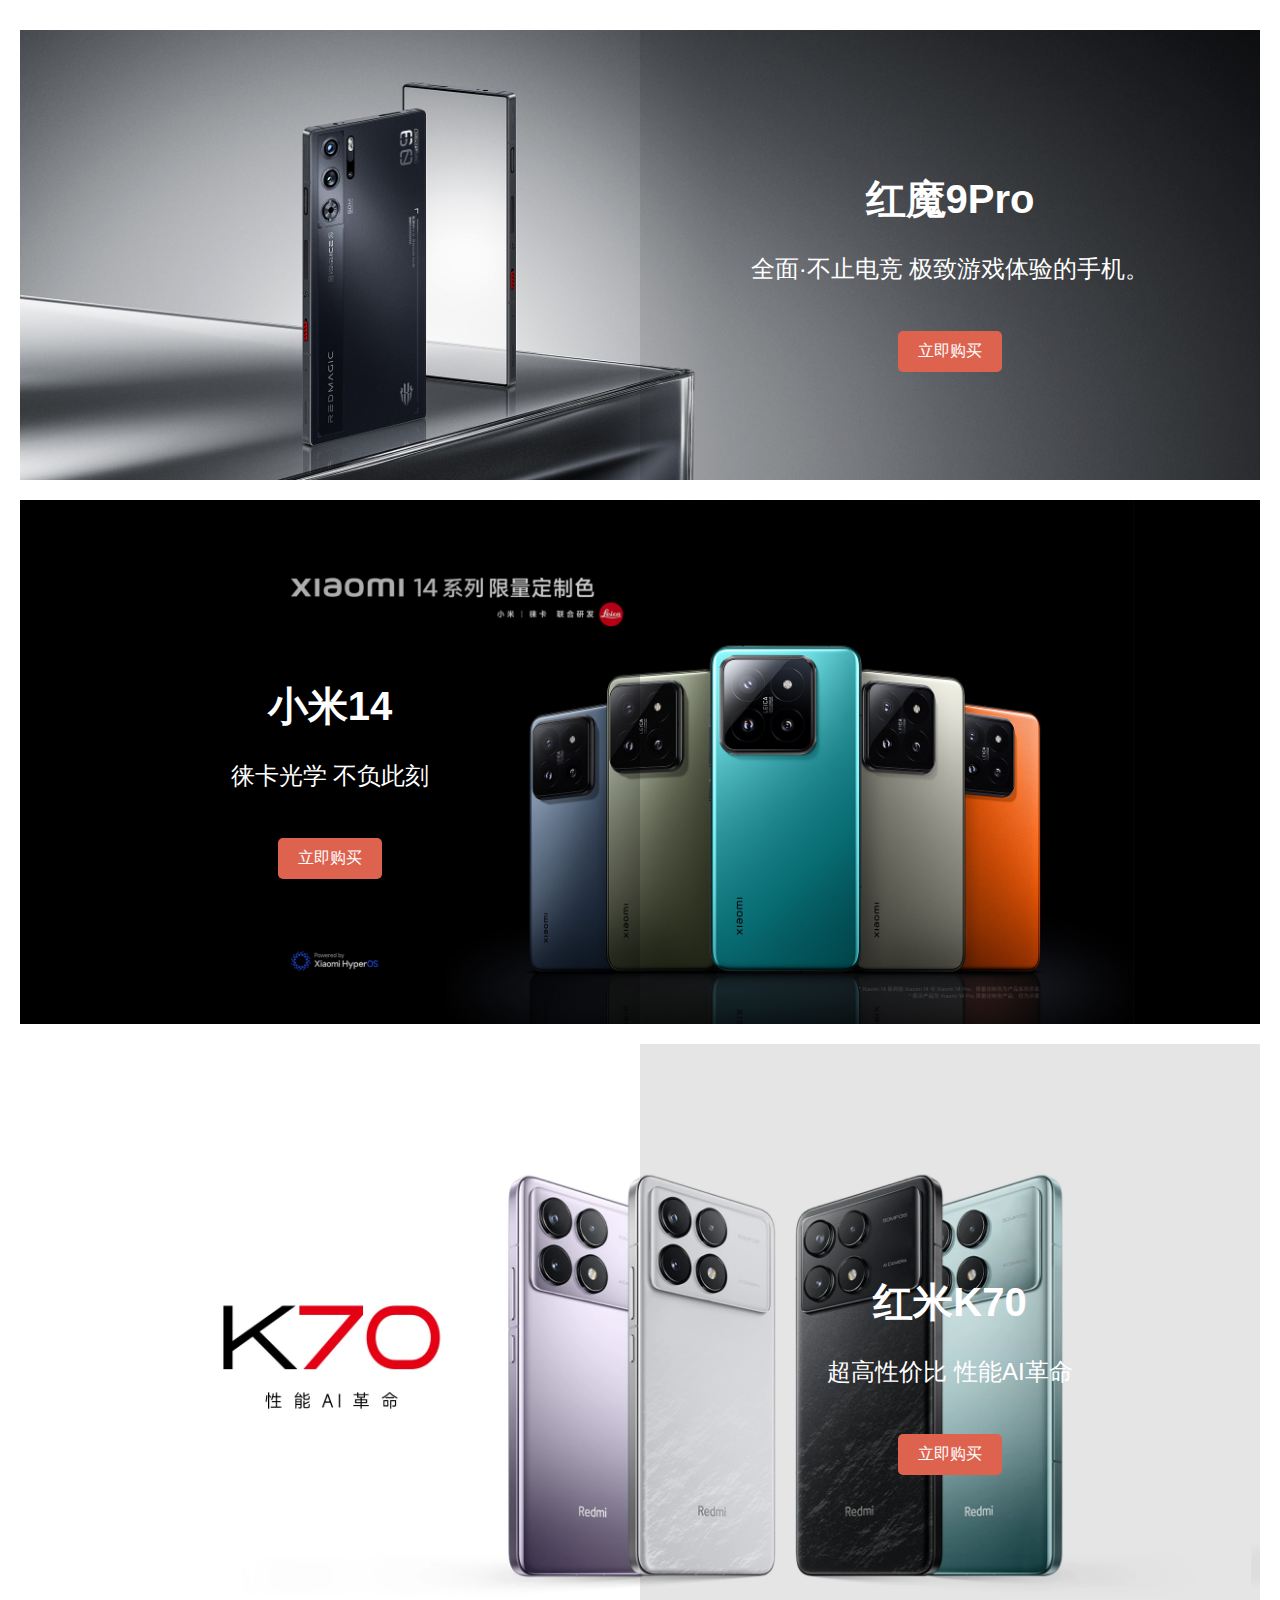
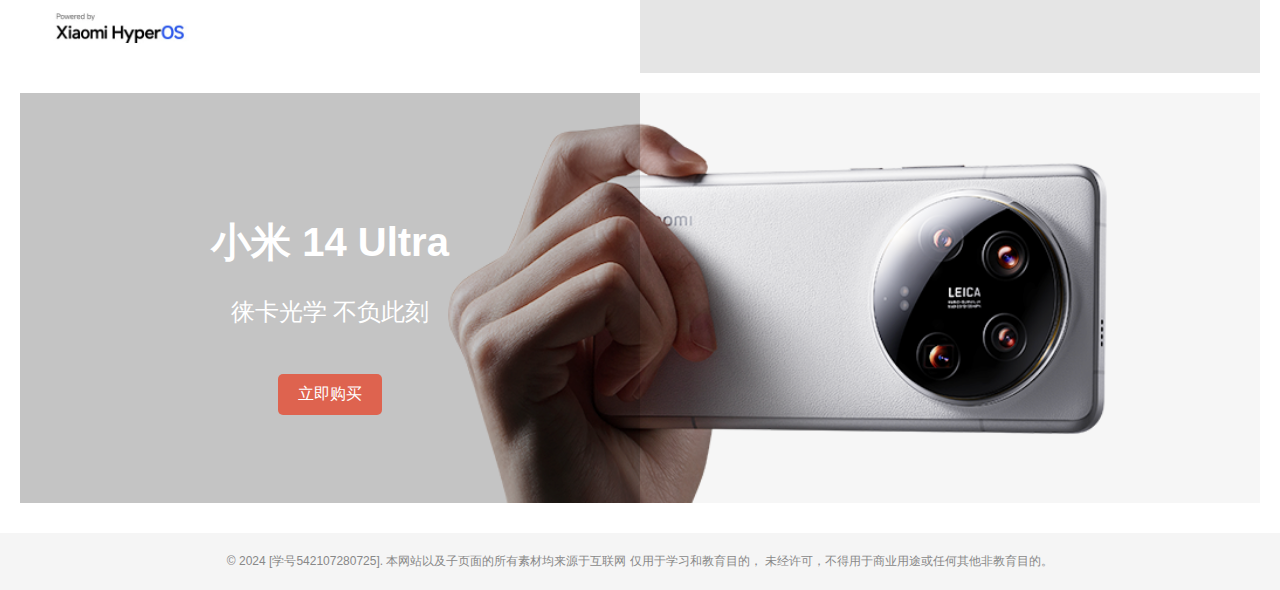
<file: index.html>
<!DOCTYPE html>  
<html lang="en">  
<head>  
    <meta charset="UTF-8">  
    <meta name="viewport" content="width=device-width, initial-scale=1.0">  
    <title>精品手机选购</title>  
    <link rel="stylesheet" href="product.css">  
</head>  
<body>  
    <div class="products-container">  
        <!-- 红魔手机 -->  
        <div class="product">  
            <div class="product-container">  
                <img src="图片/Redmagic.jpg" alt="红魔手机渲染图" class="product-image">  
                <div class="product-overlay">  
                    <div class="product-info">  
                        <h2 class="product-title">红魔9Pro</h2>  
                        <p class="product-description">全面·不止电竞  极致游戏体验的手机。</p>  
                        <a href="红魔9Pro.html" class="buy-button">立即购买</a>  
                    </div>  
                </div>  
            </div>  
        </div>  
  
        <!-- 小米14 -->  
        <div class="product">  
            <div class="product-container">  
                <img src="图片/xiaomi14_2.png" alt="小米14 Pro渲染图" class="product-image">  
                <div class="product-overlay-right">  
                    <div class="product-info">  
                        <h2 class="product-title">小米14</h2>  
                        <p class="product-description">徕卡光学 不负此刻</p>  
                        <a href="小米14.html" class="buy-button">立即购买</a>  
                    </div>  
                </div>  
            </div>  
        </div>  
  
        <!-- 红米K70 -->  
        <div class="product">  
            <div class="product-container">  
                <img src="图片/K70.webp" alt="红米K70渲染图" class="product-image">  
                <div class="product-overlay">  
                    <div class="product-info">  
                        <h2 class="product-title">红米K70</h2>  
                        <p class="product-description">超高性价比 性能AI革命</p>  
                        <a href="红米K70.html" class="buy-button">立即购买</a>  
                    </div>  
                </div>  
            </div>  
        </div>  
  
        <!-- 小米14 Ultra -->  
        <div class="product">  
            <div class="product-container">  
                <img src="图片/14ultra2.png" alt="小米14 Ultra" class="product-image">  
                <div class="product-overlay-right">  
                    <div class="product-info">  
                        <h2 class="product-title">小米 14 Ultra</h2>  
                        <p class="product-description">徕卡光学 不负此刻</p>  
                        <a href="小米14 Ultra.html" class="buy-button">立即购买</a>  
                    </div>  
                </div>  
            </div>  
        </div>  
    </div>  

    <footer>  
        <p>©  2024 [学号542107280725]. 本网站以及子页面的所有素材均来源于互联网 仅用于学习和教育目的，
            未经许可，不得用于商业用途或任何其他非教育目的。</p>  
    </footer>  

</body>  
</html>
</file>
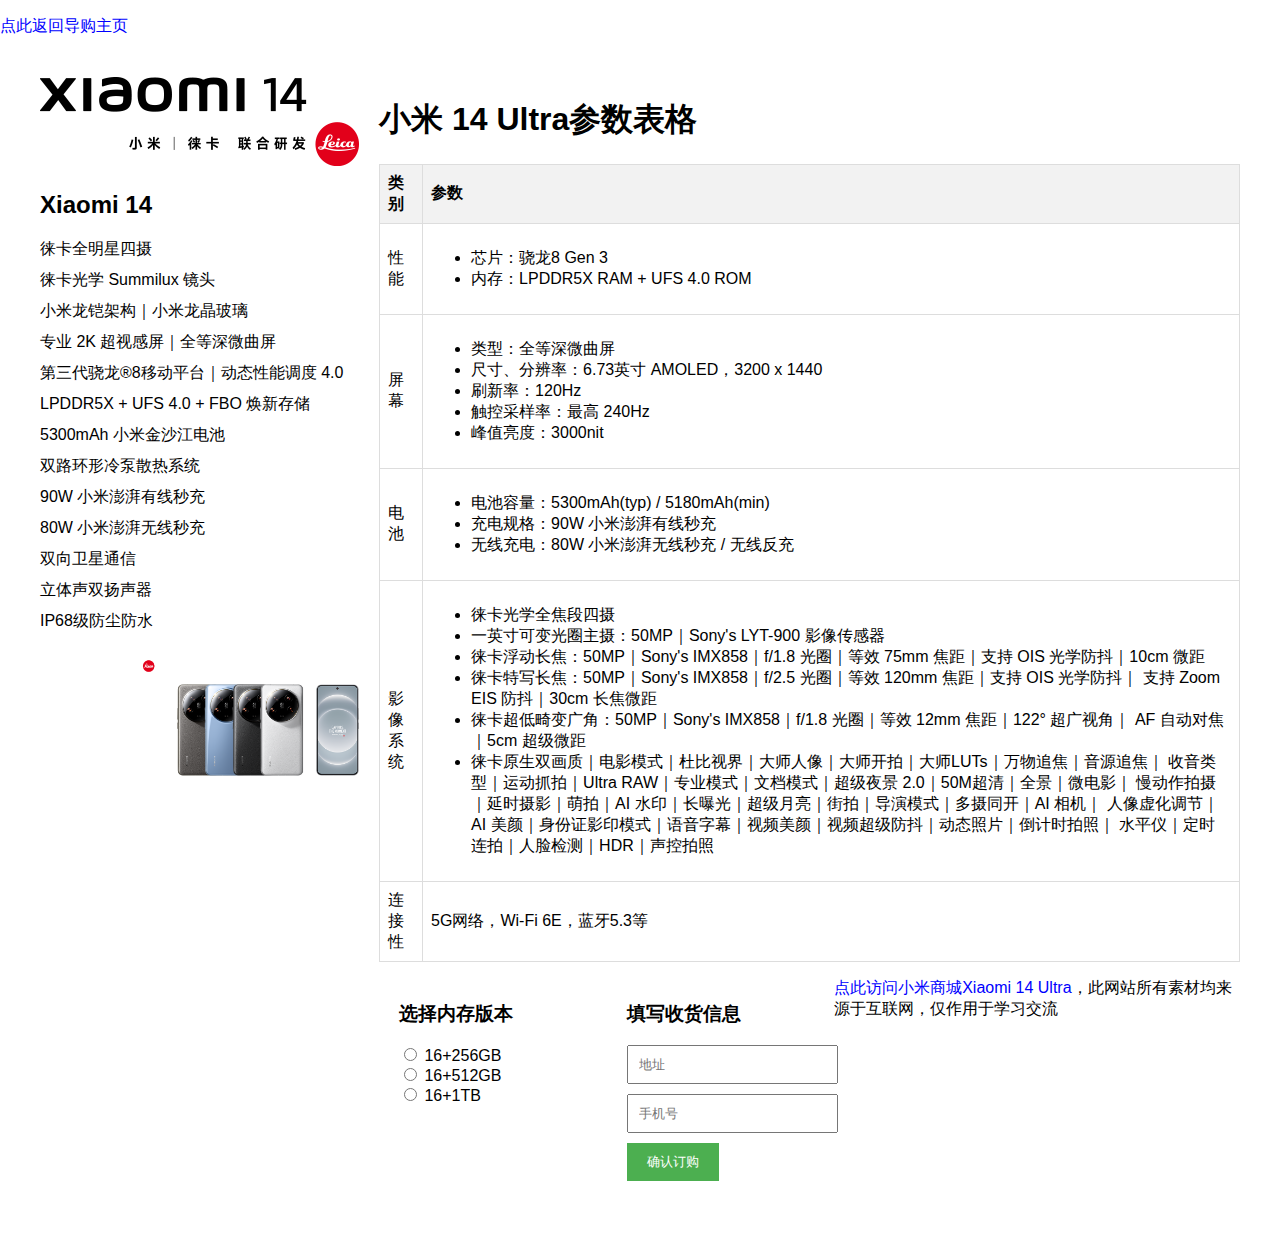
<file: 小米14 Ultra.html>
<!DOCTYPE html>  
<html lang="en">  
<head>  
<meta charset="UTF-8">  
<meta name="viewport" content="width=device-width, initial-scale=1.0">  
<title>Xiaomi 14 Ultra</title>  
<script src="https://code.jquery.com/jquery-3.6.0.min.js"></script>  
<link rel="stylesheet" href="details2.css"> 
<style>  
    table {  
      border-collapse: collapse;  
      width: 100%;  
    }  
    th, td {  
      text-align: left;  
      padding: 8px;  
      border: 1px solid #ddd;  
    }  
    th {  
      background-color: #f2f2f2;  
    }  
  </style>  
</head>  
<body>  
  <p><a href="主页导购.html">点此返回导购主页</a></p> 
  <div class="vertical-section specs-container">  
    <div class="specs-container">  
        <div class="specs-left">  
            <img src="图片/XM14-LOGO.png" alt="Features Header" class="features-header"> 
            <div class="features-list">  
             <h2>Xiaomi 14 </h2>  
            <ul>  
              <li>徕卡全明星四摄</li>
              <li> 徕卡光学 Summilux 镜头</li>
              <li>小米龙铠架构｜小米龙晶玻璃</li>
              <li>专业 2K 超视感屏｜全等深微曲屏</li>
              <li>第三代骁龙®8移动平台｜动态性能调度 4.0</li>
              <li>LPDDR5X + UFS 4.0 + FBO 焕新存储</li>
              <li>5300mAh 小米金沙江电池</li>
              <li>双路环形冷泵散热系统</li>
              <li>90W 小米澎湃有线秒充</li>
              <li>80W 小米澎湃无线秒充</li>
              <li>双向卫星通信</li>
              <li>立体声双扬声器</li>
              <li>IP68级防尘防水</li>
               
            </ul>  
          </div>  
        <div class="specs-right">  
          <img src="图片/XM14U.png" alt="Xiaomi 14 Phone">  
        </div>  
      </div>  

<div class="vertical-section"> 

  <h1>小米 14 Ultra参数表格</h1>  
  
  <table>  
    <tr>  
      <th>类别</th>  
      <th>参数</th>  
    </tr>  
    <tr>  
      <td>性能</td>  
      <td>  
        <ul>  
          <li>芯片：骁龙8 Gen 3</li>  
          <li>内存：LPDDR5X RAM + UFS 4.0 ROM</li>  
        </ul>  
      </td>  
    </tr>  
    <tr>  
      <td>屏幕</td>  
      <td>  
        <ul>  
          <li>类型：全等深微曲屏</li>  
          <li>尺寸、分辨率：6.73英寸 AMOLED，3200 x 1440</li>  
          <li>刷新率：120Hz</li>  
          <li>触控采样率：最高 240Hz</li>  
          <li>峰值亮度：3000nit</li>  
        </ul>  
      </td>  
    </tr>  
    <tr>  
      <td>电池</td>  
      <td>  
        <ul>  
          <li>电池容量：5300mAh(typ) / 5180mAh(min)  </li>  
          <li>充电规格：90W 小米澎湃有线秒充 </li>  
          <li>无线充电：80W 小米澎湃无线秒充 / 无线反充</li>  
        </ul>  
      </td>  
    </tr>  
    <tr>  
      <td>影像系统</td>  
      <td>  
        <ul>  
          <li>徕卡光学全焦段四摄</li>
          <li>一英寸可变光圈主摄：50MP｜Sony's LYT-900 影像传感器</li>  
          <li>徕卡浮动长焦：50MP｜Sony's IMX858｜f/1.8 光圈｜等效 75mm 焦距｜支持 OIS 光学防抖｜10cm 微距</li>  
          <li>徕卡特写长焦：50MP｜Sony's IMX858｜f/2.5 光圈｜等效 120mm 焦距｜支持 OIS 光学防抖｜
            支持 Zoom EIS 防抖｜30cm 长焦微距</li>
          <li>徕卡超低畸变广角：50MP｜Sony's IMX858｜f/1.8 光圈｜等效 12mm 焦距｜122° 超广视角｜
            AF 自动对焦｜5cm 超级微距</li>
            <li>徕卡原生双画质｜电影模式｜杜比视界｜大师人像｜大师开拍｜大师LUTs｜万物追焦｜音源追焦｜
              收音类型｜运动抓拍｜Ultra RAW｜专业模式｜文档模式｜超级夜景 2.0｜50M超清｜全景｜微电影｜
              慢动作拍摄｜延时摄影｜萌拍｜AI 水印｜长曝光｜超级月亮｜街拍｜导演模式｜多摄同开｜AI 相机｜
              人像虚化调节｜AI 美颜｜身份证影印模式｜语音字幕｜视频美颜｜视频超级防抖｜动态照片｜倒计时拍照｜
              水平仪｜定时连拍｜人脸检测｜HDR｜声控拍照</li>
        </ul>  
      </td>  
    </tr>  
    <tr>  
      <td>连接性</td>  
      <td>5G网络，Wi-Fi 6E，蓝牙5.3等</td>  
    </tr>  
  </table>  
    
<div class="vertical-section product-details"> 
<div class="product-details">  
  <div class="product-options">  
    <h3>选择内存版本</h3>  
    <label><input type="radio" name="memory" value="64GB"> 16+256GB</label><br>  
    <label><input type="radio" name="memory" value="128GB"> 16+512GB</label><br>  
    <label><input type="radio" name="memory" value="256GB"> 16+1TB</label>  
  </div>  
  <div class="order-form">  
    <h3>填写收货信息</h3>  
    <input type="text" id="address" placeholder="地址">  
    <input type="text" id="phone" placeholder="手机号">  
    <button class="order-button" id="order-btn">确认订购</button>  
    <div class="success-message" id="success-message">订购成功，请等待快递。</div>  
  </div>  
</div>  
  
<p><a href="https://www.mi.com/prod/xiaomi-14-ultra">点此访问小米商城Xiaomi 14 Ultra</a>，此网站所有素材均来源于互联网，仅作用于学习交流</p> 

<script>  
$(document).ready(function() {  
  $('#order-btn').click(function(e) {  
    e.preventDefault(); // 阻止表单默认提交行为  

 // 检查是否选择了内存版本  
 var selectedMemory = $('input[name="memory"]:checked').val();  
    if (!selectedMemory) {  
      alert('请选择内存版本！');  
      return;  
    }  
  
    // 检查地址是否为空  
    var address = $('#address').val().trim();  
    if (!address) {  
      alert('地址不能为空！');  
      return;  
    }  
  
    // 检查手机号是否为11位  
    var phone = $('#phone').val().trim();  
    if (phone.length !== 11) {  
      alert('手机号必须是11位数字！');  
      return;  
    }  
  
    // 如果所有验证都通过，显示成功消息  
    $('#success-message').fadeIn();  
  
  });  
});  
</script>  
</body>  
</html>
</file>
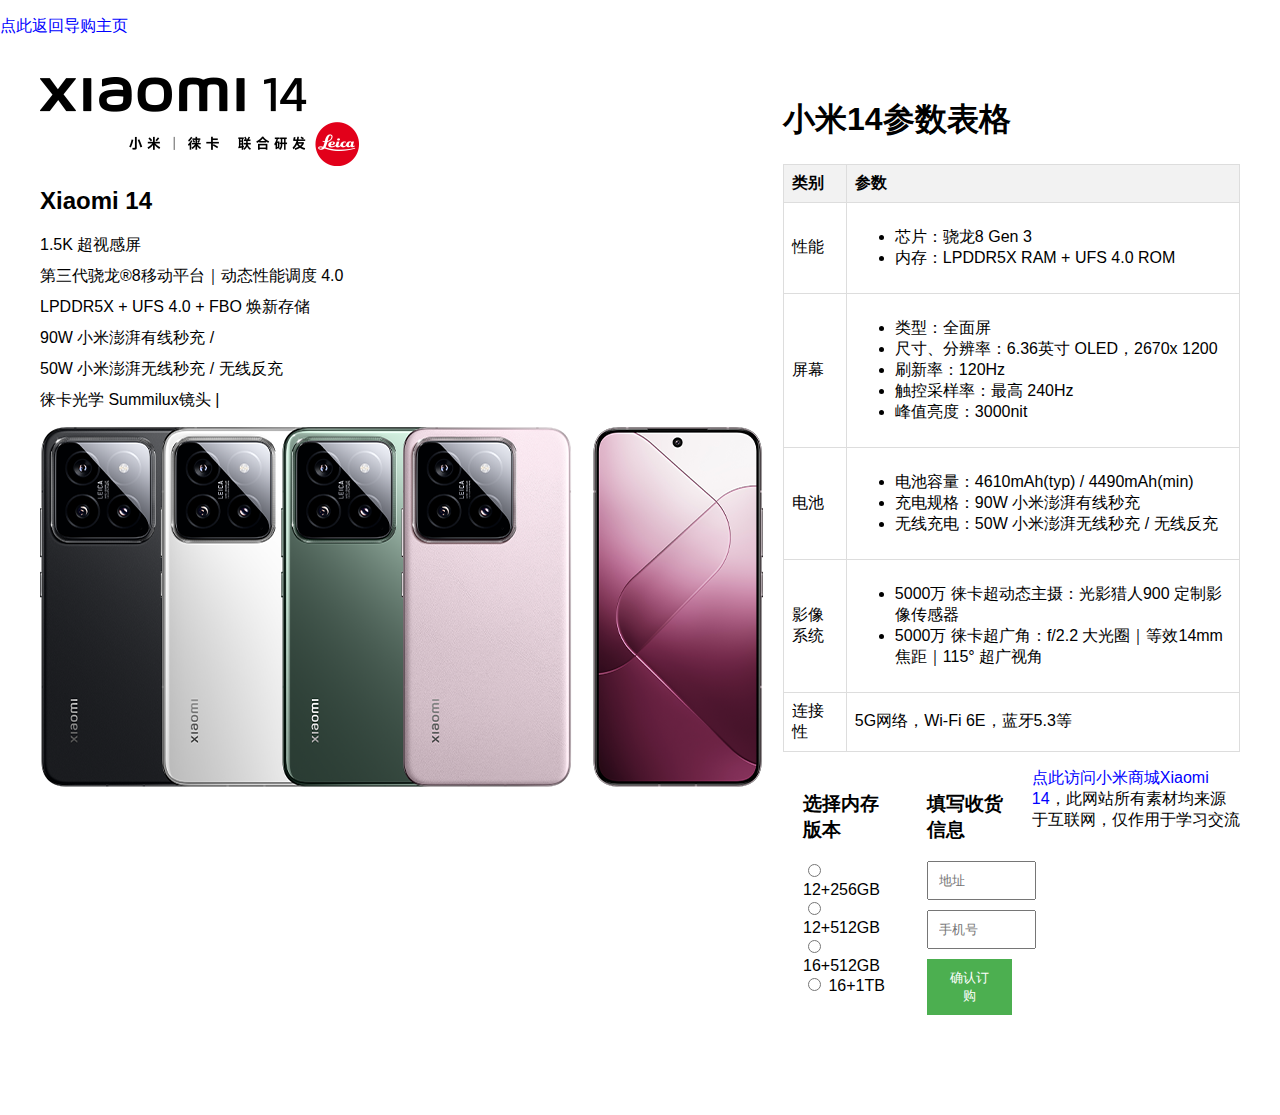
<file: 小米14.html>
<!DOCTYPE html>  
<html lang="en">  
<head>  
<meta charset="UTF-8">  
<meta name="viewport" content="width=device-width, initial-scale=1.0">  
<title>Xiaomi 14</title>  
<script src="https://code.jquery.com/jquery-3.6.0.min.js"></script>  
<link rel="stylesheet" href="details.css"> 
<style>  
    table {  
      border-collapse: collapse;  
      width: 100%;  
    }  
    th, td {  
      text-align: left;  
      padding: 8px;  
      border: 1px solid #ddd;  
    }  
    th {  
      background-color: #f2f2f2;  
    }  
  </style>  
</head>  
<body>  
  <p><a href="主页导购.html">点此返回导购主页</a></p> 
  <div class="vertical-section specs-container">  
    <div class="specs-container">  
        <div class="specs-left">  
            <img src="图片/XM14-LOGO.png" alt="Features Header" class="features-header"> 
            <div class="features-list">  
             <h2>Xiaomi 14 </h2>  
            <ul>  
              <li>1.5K 超视感屏</li>  
              <li>第三代骁龙®8移动平台｜动态性能调度 4.0</li>  
              <li> LPDDR5X + UFS 4.0 + FBO 焕新存储</li>  
              <li>90W 小米澎湃有线秒充 / </li>  
              <li>50W 小米澎湃无线秒充 / 无线反充</li>  
              <li>徕卡光学 Summilux镜头 | </li>  
            </ul>  
          </div>  
        <div class="specs-right">  
          <img src="图片/xm14.png" alt="Xiaomi 14 Phone">  
        </div>  
      </div>  
<div class="vertical-section"> 

  <h1>小米14参数表格</h1>  
  
  <table>  
    <tr>  
      <th>类别</th>  
      <th>参数</th>  
    </tr>  
    <tr>  
      <td>性能</td>  
      <td>  
        <ul>  
          <li>芯片：骁龙8 Gen 3</li>  
          <li>内存：LPDDR5X RAM + UFS 4.0 ROM</li>  
        </ul>  
      </td>  
    </tr>  
    <tr>  
      <td>屏幕</td>  
      <td>  
        <ul>  
          <li>类型：全面屏</li>  
          <li>尺寸、分辨率：6.36英寸 OLED，2670x 1200</li>  
          <li>刷新率：120Hz</li>  
          <li>触控采样率：最高 240Hz</li>  
          <li>峰值亮度：3000nit</li>  
        </ul>  
      </td>  
    </tr>  
    <tr>  
      <td>电池</td>  
      <td>  
        <ul>  
          <li>电池容量：4610mAh(typ) / 4490mAh(min)  </li>  
          <li>充电规格：90W 小米澎湃有线秒充 </li>  
          <li>无线充电：50W 小米澎湃无线秒充 / 无线反充</li>  
        </ul>  
      </td>  
    </tr>  
    <tr>  
      <td>影像系统</td>  
      <td>  
        <ul>  
          <li>5000万 徕卡超动态主摄：光影猎人900 定制影像传感器</li>  
          <li>5000万 徕卡超广角：f/2.2 大光圈｜等效14mm焦距｜115° 超广视角</li>  
        </ul>  
      </td>  
    </tr>  
    <tr>  
      <td>连接性</td>  
      <td>5G网络，Wi-Fi 6E，蓝牙5.3等</td>  
    </tr>  
  </table>  
    
<div class="vertical-section product-details"> 
<div class="product-details">  
  <div class="product-options">  
    <h3>选择内存版本</h3>  
    <label><input type="radio" name="memory" value="64GB"> 12+256GB</label><br>  
    <label><input type="radio" name="memory" value="64GB"> 12+512GB</label><br> 
    <label><input type="radio" name="memory" value="128GB"> 16+512GB</label><br>  
    <label><input type="radio" name="memory" value="256GB"> 16+1TB</label>  
  </div>  
  <div class="order-form">  
    <h3>填写收货信息</h3>  
    <input type="text" id="address" placeholder="地址">  
    <input type="text" id="phone" placeholder="手机号">  
    <button class="order-button" id="order-btn">确认订购</button>  
    <div class="success-message" id="success-message">订购成功，请等待快递。</div>  
  </div>  
</div>  
  

<p><a href="https://www.mi.com/xiaomi-14">点此访问小米商城Xiaomi 14</a>，此网站所有素材均来源于互联网，仅作用于学习交流</p> 

<script>  
$(document).ready(function() {  
  $('#order-btn').click(function(e) {  
    e.preventDefault(); // 阻止表单默认提交行为  

 // 检查是否选择了内存版本  
 var selectedMemory = $('input[name="memory"]:checked').val();  
    if (!selectedMemory) {  
      alert('请选择内存版本！');  
      return;  
    }  
  
    // 检查地址是否为空  
    var address = $('#address').val().trim();  
    if (!address) {  
      alert('地址不能为空！');  
      return;  
    }  
  
    // 检查手机号是否为11位  
    var phone = $('#phone').val().trim();  
    if (phone.length !== 11) {  
      alert('手机号必须是11位数字！');  
      return;  
    }  
  
    // 如果所有验证都通过，显示成功消息  
    $('#success-message').fadeIn();  
  
  });  
});  
</script>  
</body>  
</html>
</file>
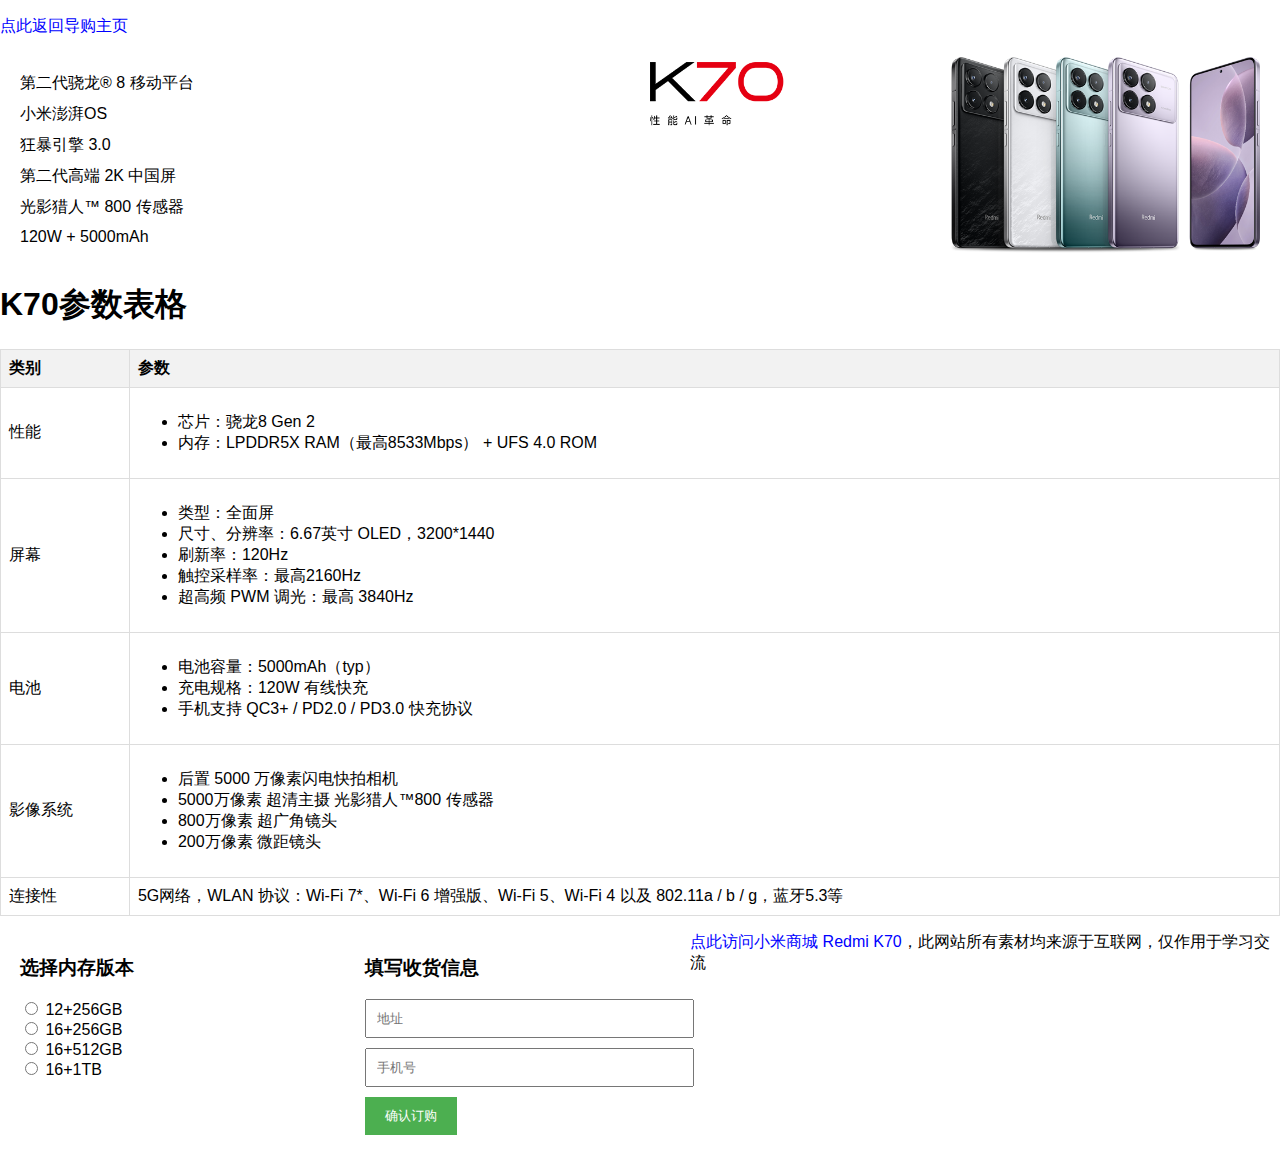
<file: 红米K70.html>
<!DOCTYPE html>  
<html lang="en">  
<head>  
<meta charset="UTF-8">  
<meta name="viewport" content="width=device-width, initial-scale=1.0">  
<title>Redmi K70</title>  
<script src="https://code.jquery.com/jquery-3.6.0.min.js"></script>  
<link rel="stylesheet" href="details2.css"> 
<style>  
    table {  
      border-collapse: collapse;  
      width: 100%;  
    }  
    th, td {  
      text-align: left;  
      padding: 8px;  
      border: 1px solid #ddd;  
    }  
    th {  
      background-color: #f2f2f2;  
    }  
  </style>  
</head>  
<body>  
  <p><a href="主页导购.html">点此返回导购主页</a></p> 
  <div class="specs-container">  
    <div class="specs-left">  
      <ul>  
        <li>第二代骁龙® 8 移动平台</li>  
        <li>小米澎湃OS</li>  
        <li>狂暴引擎 3.0</li>  
        <li>第二代高端 2K 中国屏</li>  
        <li>光影猎人™ 800 传感器</li>  
        <li>120W + 5000mAh </li>
      </ul>  
    </div>  
        <div class="specs-right">  
          <img src="图片/k70_ (2).png" alt="Xiaomi 14 Phone">  
        </div>  
      </div>  
<div class="vertical-section"> 

  <!-- 超大段表格-->
  <h1>K70参数表格</h1>  
  
  <table>  
    <tr>  
      <th>类别</th>  
      <th>参数</th>  
    </tr>  
    <tr>  
      <td>性能</td>  
      <td>  
        <ul>  
          <li>芯片：骁龙8 Gen 2</li>  
          <li>内存：LPDDR5X RAM（最高8533Mbps） + UFS 4.0 ROM</li>  
        </ul>  
      </td>  
    </tr>  
    <tr>  
      <td>屏幕</td>  
      <td>  
        <ul>  
          <li>类型：全面屏</li>  
          <li>尺寸、分辨率：6.67英寸 OLED，3200*1440</li>  
          <li>刷新率：120Hz</li>  
          <li>触控采样率：最高2160Hz</li>  
          <li>超高频 PWM 调光：最高 3840Hz </li>  
        </ul>  
      </td>  
    </tr>  
    <tr>  
      <td>电池</td>  
      <td>  
        <ul>  
          <li>电池容量：5000mAh（typ）</li>  
          <li>充电规格：120W 有线快充 </li>  
          <li>手机支持 QC3+ / PD2.0 / PD3.0 快充协议</li>  
        </ul>  
      </td>  
    </tr>  
    <tr>  
      <td>影像系统</td>  
      <td>  
        <ul>  
          <li>后置 5000 万像素闪电快拍相机</li>
          <li>5000万像素 超清主摄 光影猎人™800 传感器</li>  
          <li>800万像素 超广角镜头</li>  
          <li>200万像素 微距镜头</li>
        </ul>  
      </td>  
    </tr>  
    <tr>  
      <td>连接性</td>  
      <td>5G网络，WLAN 协议：Wi-Fi 7*、Wi-Fi 6 增强版、Wi-Fi 5、Wi-Fi 4 以及 802.11a / b / g，蓝牙5.3等</td>  
    </tr>  
  </table>  
    
<div class="vertical-section product-details"> 
<div class="product-details">  
  <div class="product-options">  
    <h3>选择内存版本</h3>  
    <label><input type="radio" name="memory" value="64GB"> 12+256GB</label><br>  
    <label><input type="radio" name="memory" value="128GB"> 16+256GB</label><br>  
    <label><input type="radio" name="memory" value="128GB"> 16+512GB</label><br>
    <label><input type="radio" name="memory" value="256GB"> 16+1TB</label>  
  </div>  
  <div class="order-form">  
    <h3>填写收货信息</h3>  
    <input type="text" id="address" placeholder="地址">  
    <input type="text" id="phone" placeholder="手机号">  
    <button class="order-button" id="order-btn">确认订购</button>  
    <div class="success-message" id="success-message">订购成功，请等待快递。</div>  
  </div>  
</div>  
  
<p><a href="https://www.mi.com/redmi-k70">点此访问小米商城 Redmi K70</a>，此网站所有素材均来源于互联网，仅作用于学习交流</p> 

<script>  
$(document).ready(function() {  
  $('#order-btn').click(function(e) {  
    e.preventDefault(); // 阻止表单默认提交行为 

 // 检查是否选择了内存版本  
 var selectedMemory = $('input[name="memory"]:checked').val();  
    if (!selectedMemory) {  
      alert('请选择内存版本！');  
      return;  
    }  
  
    // 检查地址是否为空  
    var address = $('#address').val().trim();  
    if (!address) {  
      alert('地址不能为空！');  
      return;  
    }  
  
    // 检查手机号是否为11位  
    var phone = $('#phone').val().trim();  
    if (phone.length !== 11) {  
      alert('手机号必须是11位数字！');  
      return;  
    }  
  
    // 如果所有验证都通过，显示成功消息  
    $('#success-message').fadeIn();  
  
  });  
});  
</script>  
</body>  
</html>
</file>
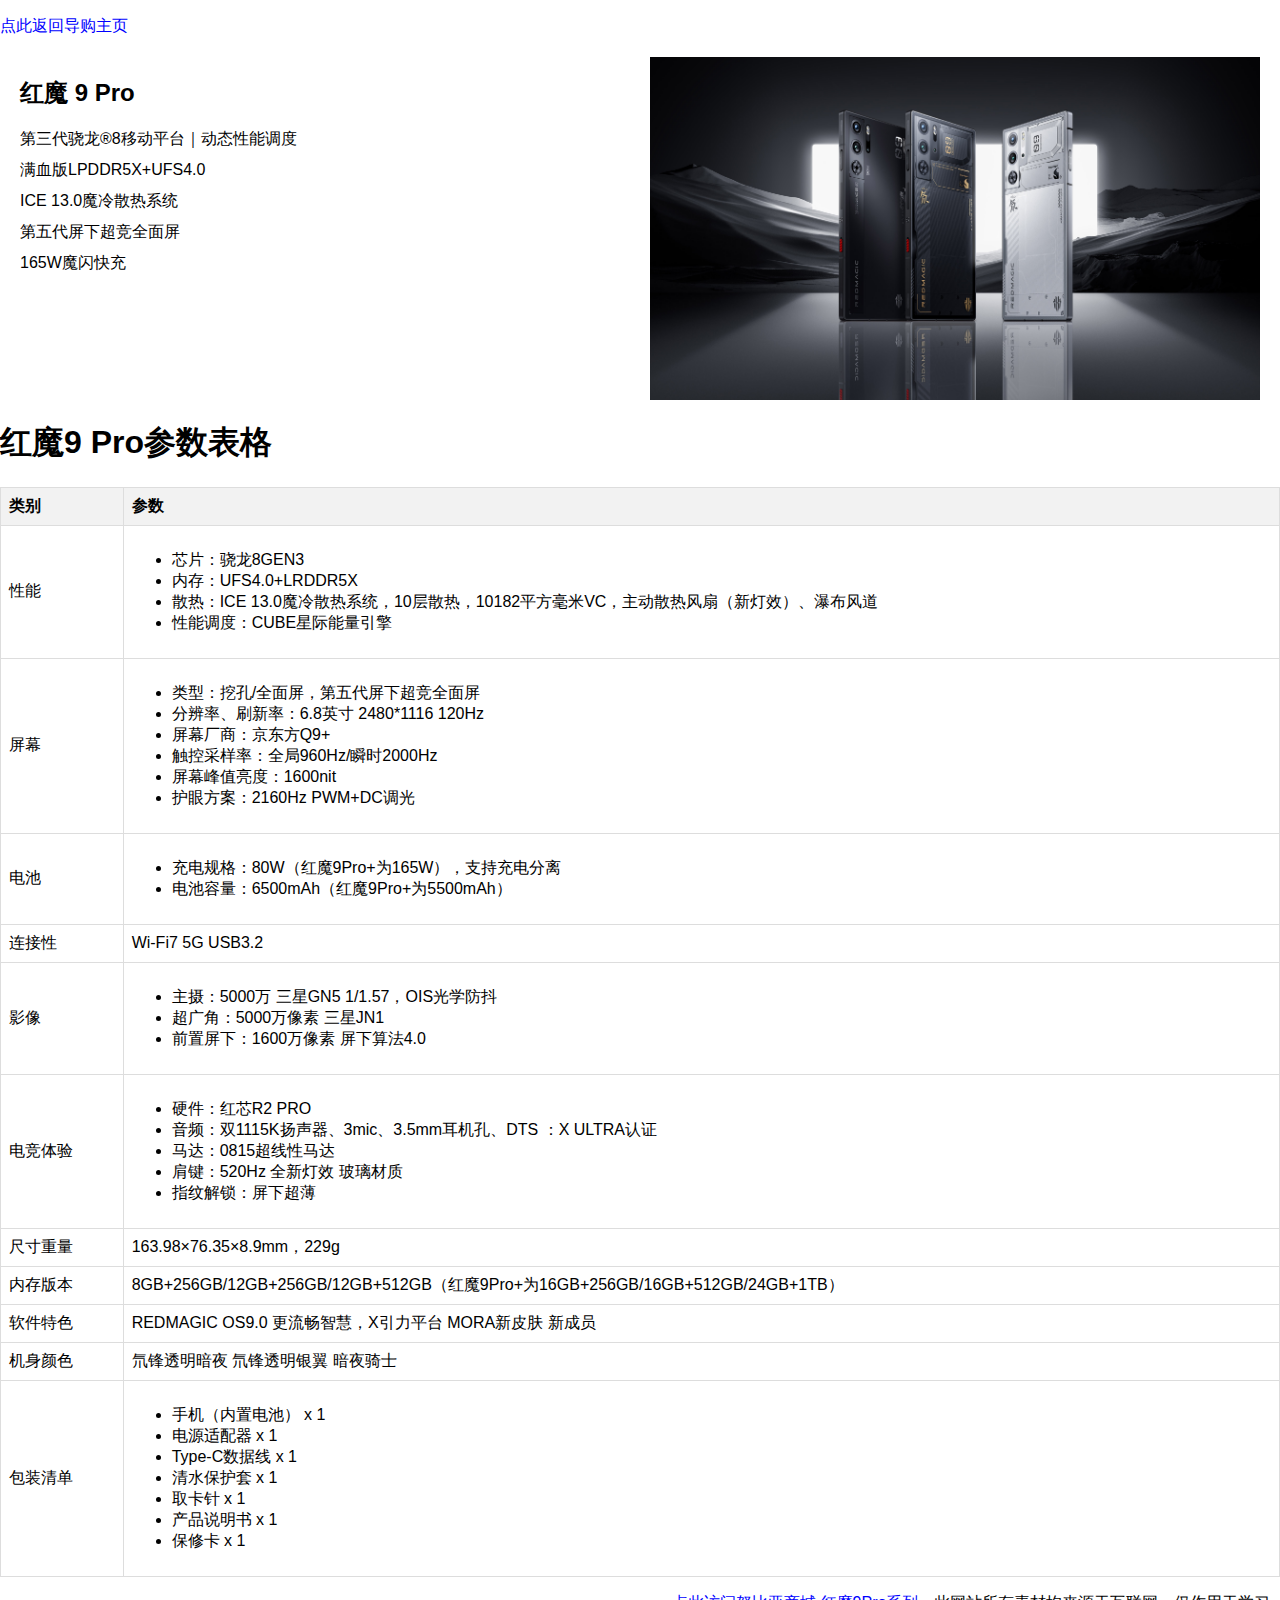
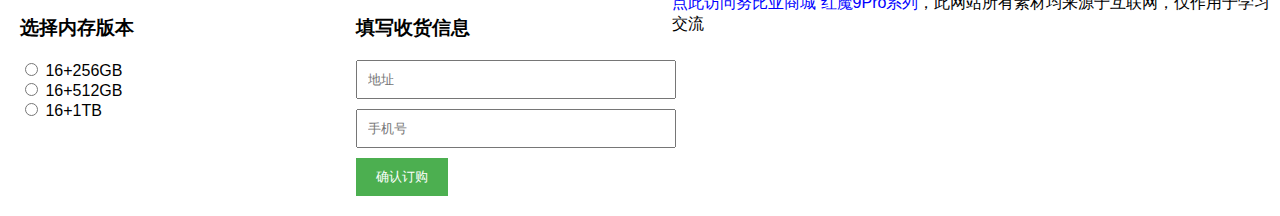
<file: 红魔9Pro.html>
<!DOCTYPE html>  
<html lang="en">  
<head>  
<meta charset="UTF-8">  
<meta name="viewport" content="width=device-width, initial-scale=1.0">  
<title>红魔 9 Pro</title>  
<script src="https://code.jquery.com/jquery-3.6.0.min.js"></script>  
<link rel="stylesheet" href="details2.css"> 
<style>  
    table {  
      border-collapse: collapse;  
      width: 100%;  
    }  
    th, td {  
      text-align: left;  
      padding: 8px;  
      border: 1px solid #ddd;  
    }  
    th {  
      background-color: #f2f2f2;  
    }  
  </style>  
</head>  
<body>  
  <p><a href="主页导购.html">点此返回导购主页</a></p> 
<div class="specs-container">  
  <div class="specs-left">  
    <h2>红魔 9 Pro</h2>  
    <ul>  
      <li>第三代骁龙®8移动平台｜动态性能调度</li>  
      <li>满血版LPDDR5X+UFS4.0</li>  
      <li>ICE 13.0魔冷散热系统</li>  
      <li>第五代屏下超竞全面屏</li>  
      <li>165W魔闪快充</li>  
      <!-- 更多特点列表项 -->  
    </ul>  
  </div>  
  <div class="specs-right">  
    <img src="图片/HM.jpg" alt="Xiaomi 14 Phone">  
  </div>  
</div>  
  
<h1>红魔9 Pro参数表格</h1>  
  
<table>  
  <tr>  
    <th>类别</th>  
    <th>参数</th>  
  </tr>  
  <tr>  
    <td>性能</td>  
    <td>  
      <ul>  
        <li>芯片：骁龙8GEN3</li>  
        <li>内存：UFS4.0+LRDDR5X</li>  
        <li>散热：ICE 13.0魔冷散热系统，10层散热，10182平方毫米VC，主动散热风扇（新灯效）、瀑布风道</li>  
        <li>性能调度：CUBE星际能量引擎</li>  
      </ul>  
    </td>  
  </tr>  
  <tr>  
    <td>屏幕</td>  
    <td>  
      <ul>  
        <li>类型：挖孔/全面屏，第五代屏下超竞全面屏</li>  
        <li>分辨率、刷新率：6.8英寸 2480*1116 120Hz</li>  
        <li>屏幕厂商：京东方Q9+</li>  
        <li>触控采样率：全局960Hz/瞬时2000Hz</li>  
        <li>屏幕峰值亮度：1600nit</li>  
        <li>护眼方案：2160Hz PWM+DC调光</li>  
      </ul>  
    </td>  
  </tr>  
  <tr>  
    <td>电池</td>  
    <td>  
      <ul>  
        <li>充电规格：80W（红魔9Pro+为165W），支持充电分离</li>  
        <li>电池容量：6500mAh（红魔9Pro+为5500mAh）</li>  
      </ul>  
    </td>  
  </tr>  
  <tr>  
    <td>连接性</td>  
    <td>Wi-Fi7 5G USB3.2</td>  
  </tr>  
  <tr>  
    <td>影像</td>  
    <td>  
      <ul>  
        <li>主摄：5000万 三星GN5 1/1.57，OIS光学防抖</li>  
        <li>超广角：5000万像素 三星JN1</li>  
        <li>前置屏下：1600万像素 屏下算法4.0</li>  
      </ul>  
    </td>  
  </tr>  
  <tr>  
    <td>电竞体验</td>  
    <td>  
      <ul>  
        <li>硬件：红芯R2 PRO</li>  
        <li>音频：双1115K扬声器、3mic、3.5mm耳机孔、DTS ：X ULTRA认证</li>  
        <li>马达：0815超线性马达</li>  
        <li>肩键：520Hz 全新灯效 玻璃材质</li>  
        <li>指纹解锁：屏下超薄</li>  
      </ul>  
    </td>  
  </tr>  
  <tr>  
    <td>尺寸重量</td>  
    <td>163.98×76.35×8.9mm，229g</td>  
  </tr>  
  <tr>  
    <td>内存版本</td>  
    <td>8GB+256GB/12GB+256GB/12GB+512GB（红魔9Pro+为16GB+256GB/16GB+512GB/24GB+1TB）</td>  
  </tr>  
  <tr>  
    <td>软件特色</td>  
    <td>REDMAGIC OS9.0 更流畅智慧，X引力平台 MORA新皮肤 新成员</td>  
  </tr>  
  <tr>  
    <td>机身颜色</td>  
    <td>氘锋透明暗夜 氘锋透明银翼 暗夜骑士</td>  
  </tr>  
  <tr>  
    <td>包装清单</td>  
    <td>  
      <ul>  
        <li>手机（内置电池） x 1</li>  
        <li>电源适配器 x 1</li>  
        <li>Type-C数据线 x 1</li>  
        <li>清水保护套 x 1</li>  
        <li>取卡针 x 1</li>  
        <li>产品说明书 x 1</li>  
        <li>保修卡 x 1</li>  
      </ul>  
    </td>  
  </tr>  
</table>  
  
<div class="vertical-section product-details"> 
<div class="product-details">  
  <div class="product-options">  
    <h3>选择内存版本</h3>  
    <label><input type="radio" name="memory" value="64GB"> 16+256GB</label><br>  
    <label><input type="radio" name="memory" value="128GB"> 16+512GB</label><br>  
    <label><input type="radio" name="memory" value="256GB"> 16+1TB</label>  
  </div>  
  <div class="order-form">  
    <h3>填写收货信息</h3>  
    <input type="text" id="address" placeholder="地址">  
    <input type="text" id="phone" placeholder="手机号">  
    <button class="order-button" id="order-btn">确认订购</button>  
    <div class="success-message" id="success-message">订购成功，请等待快递。</div>  
  </div>  
</div>  
  
<p><a href="https://www.nubia.com/phone/redmagic">点此访问努比亚商城 红魔9Pro系列</a>，此网站所有素材均来源于互联网，仅作用于学习交流</p> 

<script>  
$(document).ready(function() {  
  $('#order-btn').click(function(e) {  
    e.preventDefault(); // 阻止表单默认提交行为  

 // 检查是否选择了内存版本  
 var selectedMemory = $('input[name="memory"]:checked').val();  
    if (!selectedMemory) {  
      alert('请选择内存版本！');  
      return;  
    }  
  
    // 检查地址是否为空  
    var address = $('#address').val().trim();  
    if (!address) {  
      alert('地址不能为空！');  
      return;  
    }  
  
    // 检查手机号是否为11位  
    var phone = $('#phone').val().trim();  
    if (phone.length !== 11) {  
      alert('手机号必须是11位数字！');  
      return;  
    }  
  
    // 如果所有验证都通过，显示成功消息  
    $('#success-message').fadeIn();  

  });  
});  
</script>  
</body>  
</html>
</file>
<file: product.css>
/* ----------------------------------------------------------------------------product.css---------------------------------------------------------------------------*/  
  
body, html {  
    margin: 0;  
    padding: 0;  
    height: 100%;  
    font-family: Arial, sans-serif;  
}  
  
.products-container {  
    display: flex;  
    flex-wrap: wrap; /* 允许产品换行 */  
    justify-content: center; /* 水平居中 */  
    padding: 20px; /* 容器内边距 */  
}  
  
.product {  
    margin: 10px; /* 产品之间的间距 */  
    /*flex: 0 0 calc(33.33% - 20px); /* 大屏幕上每行显示3个产品 */  
    /*max-width: calc(33.33% - 20px);  */
    max-width: 100%;
    flex: 0 0 100%;
}  
  
/* 产品容器 */  
.product-container {  
    position: relative;  
    height: auto; /* 根据需要调整产品容器高度 */  
    overflow: hidden;  
}  
  
/* 产品图片 */  
.product-image {  
    width: 100%;  
    height: auto;  
    display: block;  
}  
  
/* ------------------------------------------------------------------------------产品介绍覆盖层------------------------------------------------------------------- */  
.product-overlay {  
    position: absolute;  
    top: 0;  
    left: 50%;  
    width: 50%;  
    height: 100%;  
    display: flex;  
    flex-direction: column;  
    justify-content: center; /* 垂直居中 */  
    align-items: center; /* 水平靠右 */  
    background-color: rgba(0, 0, 0, 0.1); /* 半透 */  
    color: #fff;  
    padding: 20px; /* 内边距 */  
    box-sizing: border-box;  
    text-align: center; /* 文本水平居中 */  
}  
  
.product-overlay-right {  
    position: absolute;  
    top: 0;  
    left: 0; 
    width: 50%;  
    height: 100%;  
    display: flex;  
    flex-direction: column;  
    justify-content: center; 
    align-items: center; 
    background-color: rgba(0, 0, 0, 0.2); /* 半透 */  
    color: #fff;  
    padding: 20px; 
    box-sizing: border-box;  
    text-align: center; 
}  

/* ---------------------------------------------------产品标题、描述和购买按钮-----------------------------------------*/  
.product-title {  
    font-size: 2.5em; /* 根据需要调整字体大小 */  
    margin-bottom: 10px;  
}  
  
.product-description {  
    font-size: 1.5em;  
    line-height: 1.5;  
}  
  
.buy-button {  
    display: inline-block;  
    padding: 10px 20px;  
    background-color: #de634f;  
    color: #fff;  
    text-decoration: none;  
    border-radius: 5px;  
    margin-top: 20px;  
    transition: background-color 0.3s ease;  
}  
  
.buy-button:hover {  
    background-color: #c9533e;  
}  
  
 /* ---------------------------------------------------------------页脚--------------------------------------------------------- */  
 footer {  
    text-align: center; /* 使文本居中 */  
    background-color: #f5f5f5; /* 可选：为页脚添加背景色（如果需要的话） */  
    padding: 20px 0; /* 为页脚添加内边距，使文本不会紧贴着边界 */  
}  

/* ---------------------------------------------------------------页脚文本----------------------------------------------------- */  
footer p {  
    color: #888; 
    font-size: 12px; 
    margin: 0; 
}  

/* ----------------------------------------------------------------响应式布局---------------------------------------------------*/  
@media (max-width: 768px) {  
    .products-container {  
        padding: 10px; /* 内边距 */  
    }  
      
    .product {  
        flex: 1 0 100%; /* 每个产品占满一行 */  
        max-width: 100%;  
        margin: 10px 0; /* 仅上下有间距 */  
    }  
      
    .product-overlay {  
        align-items: center; /* 小屏幕下水平居中 */  
        text-align: center; /* 小屏幕下文本水平居中 */  
    }  
}
</file>
<file: details2.css>
.product-details {  
    display: flex;  
  }  
  .product-options {  
    flex: 1;  
    padding: 20px;  
  }  
  .order-form {  
    flex: 1;  
    padding: 20px;  
  }  
  .order-form input[type="text"] {  
    width: 100%;  
    padding: 10px;  
    margin-bottom: 10px;  
  }  
  .order-button {  
    padding: 10px 20px;  
    background-color: #4CAF50;  
    color: white;  
    border: none;  
    cursor: pointer;  
  }  
  .success-message {  
    display: none;  
    background-color: #dff0d8;  
    color: #3c763d;  
    padding: 10px;  
    margin-top: 10px;  
  }  

/* -------------------------------------*/

body {  
    margin: 0;  
    padding: 0;  
    font-family: Arial, sans-serif;  
  }  
    
  .specs-container {  
    display: flex;  
    justify-content: space-between; /* 两端对齐，使得左右两侧有一定间距 */  
    align-items: flex-start; /* 垂直对齐方式，这里设为顶部对齐 */  
    margin: 20px;  
  }  
    
  .specs-left, .specs-right {  
    flex: 1; /* 使得左右两侧各占一半宽度 */  
  }  
    
  .specs-left {  
    padding-right: 20px; /* 右侧内边距，与图片保持一定距离 */  
  }  
    
  .specs-left ul {  
    list-style-type: none; /* 移除列表项前面的标记 */  
    padding-left: 0; /* 移除默认的左侧内边距 */  
  }  
    
  .specs-left li {  
    margin-bottom: 10px; /* 每个列表项之间的间距 */  
  }  
    
  .specs-right img {  
    width: 100%; /* 图片宽度占满右侧容器 */  
    height: auto; /* 图片高度自动调整以保持比例 */  
    display: block; /* 作为块级元素显示，避免底部间距问题 */  
  }  
    
  /* 响应式布局（可选） */  
  @media (max-width: 768px) {  
    .specs-container {  
      flex-direction: column; /* 小屏幕下改为垂直布局 */  
    }  
      
    .specs-left, .specs-right {  
      padding: 0; /* 移除内边距 */  
      margin-bottom: 20px; /* 添加垂直间距 */  
    }  
  }

/* --------------------------------------------------------------*/

  /* 未访问的超链接 */  
a:link {  
  color: blue; /* 未访问时链接文字的颜色 */  
  text-decoration: none; /* 移除下划线 */  
  transition: color 0.3s ease; /* 过渡效果，使颜色变化更平滑 */  
}  

/* 已访问的超链接 */  
a:visited {  
  color: purple; /* 已访问时链接文字的颜色 */  
}  

/* 鼠标悬停在超链接上 */  
a:hover {  
  color: red; /* 鼠标悬停时链接文字的颜色 */  
  text-decoration: underline; /* 添加下划线 */  
}  

/* 被点击（活动）的超链接 */  
a:active {  
  color: orange; /* 被点击时链接文字的颜色 */  
}
</file>
<file: details.css>
/*-------------------------------表单、表单验证部分---------------------*/

.product-details {  
    display: flex;  
  }  
  .product-options {  
    flex: 1;  
    padding: 20px;  
  }  
  .order-form {  
    flex: 1;  
    padding: 20px;  
  }  
  .order-form input[type="text"] {  
    width: 100%;  
    padding: 10px;  
    margin-bottom: 10px;  
  }  
  .order-button {  
    padding: 10px 20px;  
    background-color: #4CAF50;  
    color: white;  
    border: none;  
    cursor: pointer;  
  }  
  .success-message {  
    display: none;  
    background-color: #dff0d8;  
    color: #3c763d;  
    padding: 10px;  
    margin-top: 10px;  
  }  

  /* -----------------手机内容介绍部分-------------------- */
  
  body {  
    margin: 0;  
    padding: 0;  
    font-family: Arial, sans-serif;  
  }  
    
  .specs-container {  
    display: flex;  
    justify-content: space-between; /* 两端对齐，使得左右两侧有一定间距 */  
    align-items: flex-start; /* 垂直对齐方式，这里设为顶部对齐 */  
    margin: 20px;  
  }  
    
  .specs-left, .specs-right {  
    flex: 1; /* 使得左右两侧各占一半宽度 */  
  }  
    
  .specs-left {  
    padding-right: 20px; /* 右侧内边距，与图片保持一定距离 */  
  }  
    
  .features-header {  
    width: auto; /* 根据需要调整 */  
    height: auto; /* 保持图片比例 */  
    display: block;  
    margin-bottom: 20px; /* 与特点列表之间的间距 */  
  }  
  
  .specs-left ul {  
    list-style-type: none; /* 移除列表项前面的标记 */  
    padding-left: 0; /* 移除默认的左侧内边距 */  
  }  
    
  .specs-left li {  
    margin-bottom: 10px; /* 每个列表项之间的间距 */  
  }  
    
  .specs-right .phone-image {  
    width: 100%;  
    height: auto;  
    display: block;  
  }  

  .section-separator {  
    height: 2px; /* 分隔符高度 */  
    background-color: #8f8f8f; /* 分隔符颜色 */  
    margin: 20px 1; /* 分隔符上下外边距 */  
  }

  .vertical-section {  
    margin-bottom: 20px; /* 根据需要调整间距大小 */  
  } 

  /* 响应式布局（可选） */  
  @media (max-width: 768px) {  
    .specs-container {  
      flex-direction: column; /* 小屏幕下改为垂直布局 */  
    }  
      
    .specs-left, .specs-right {  
      padding: 0; /* 移除内边距 */  
      margin-bottom: 20px; /* 添加垂直间距 */  
    }  
  }

  /* --------------------------------------------------------------*/

  /* 未访问的超链接 */  
a:link {  
  color: blue; /* 未访问时链接文字的颜色 */  
  text-decoration: none; /* 移除下划线 */  
  transition: color 0.3s ease; /* 过渡效果，使颜色变化更平滑 */  
}  

/* 已访问的超链接 */  
a:visited {  
  color: purple; /* 已访问时链接文字的颜色 */  
}  

/* 鼠标悬停在超链接上 */  
a:hover {  
  color: red; /* 鼠标悬停时链接文字的颜色 */  
  text-decoration: underline; /* 添加下划线 */  
}  

/* 被点击（活动）的超链接 */  
a:active {  
  color: orange; /* 被点击时链接文字的颜色 */  
}
</file>
